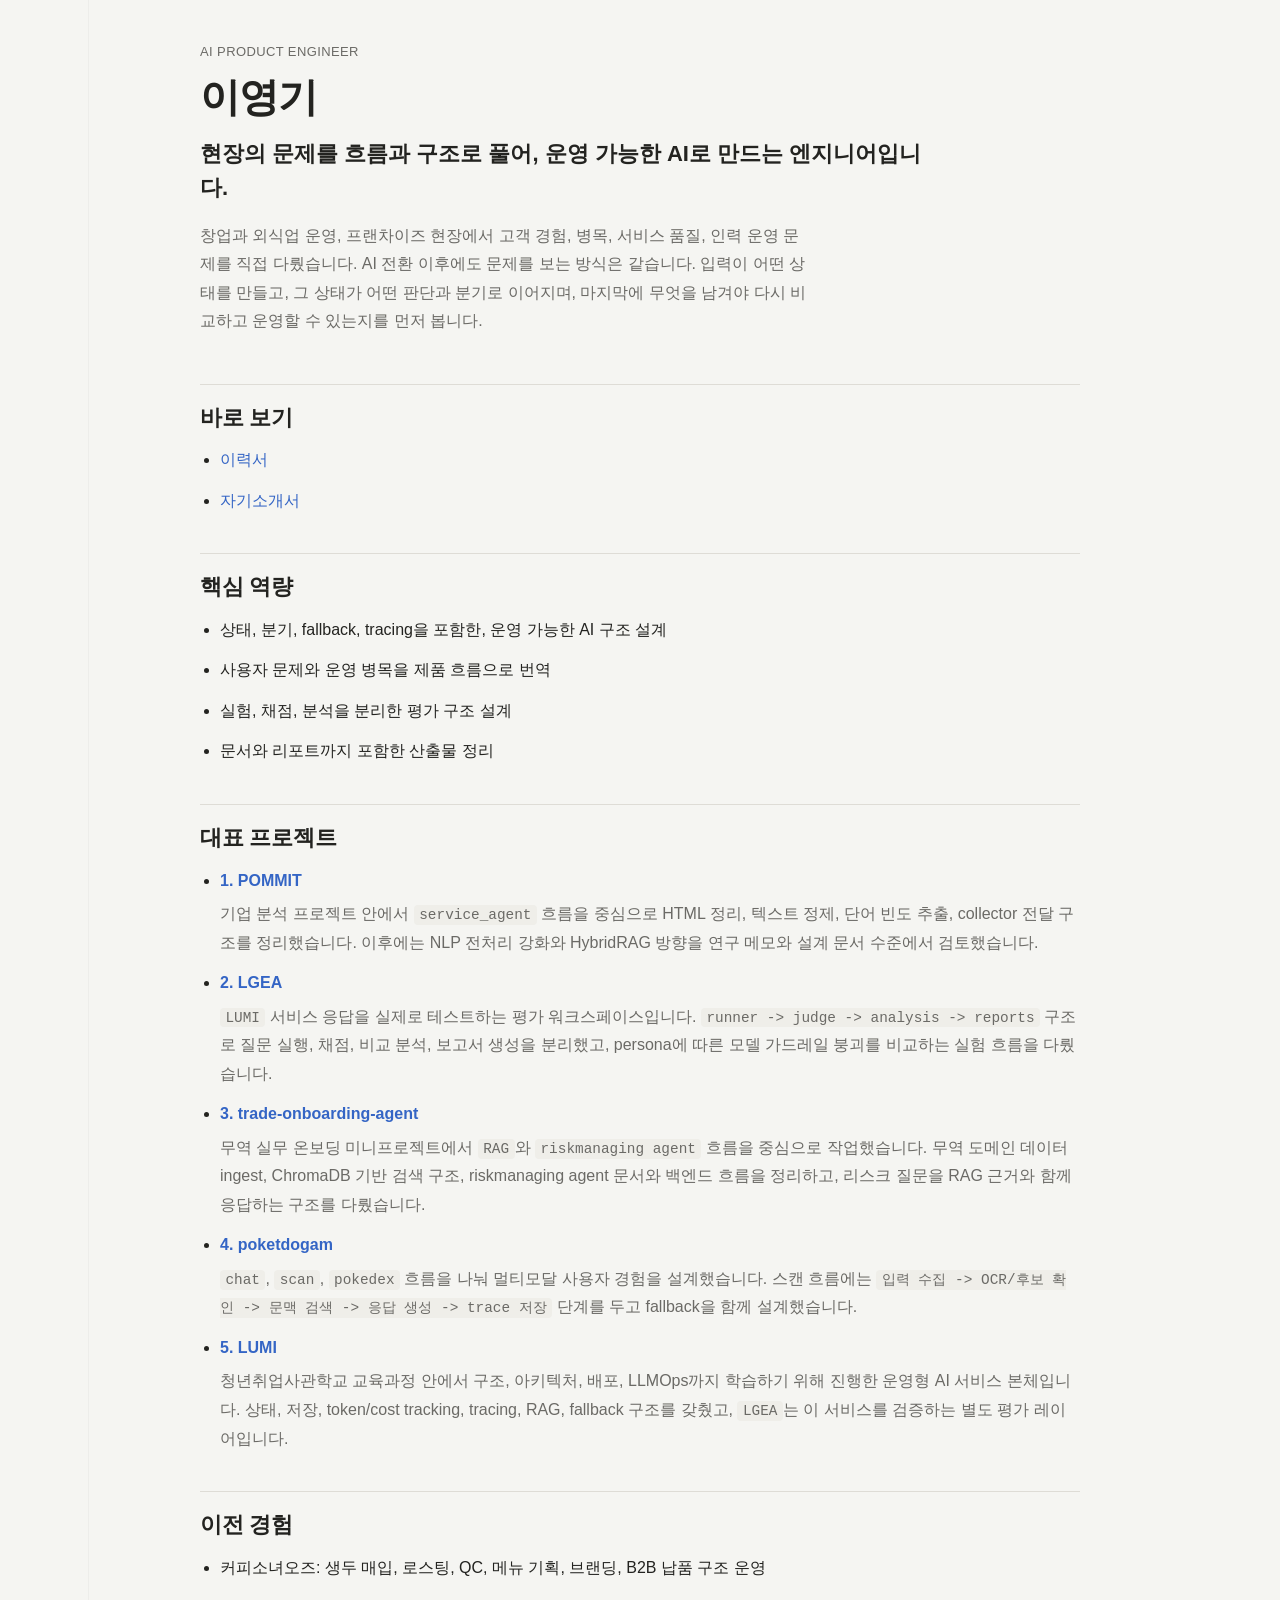
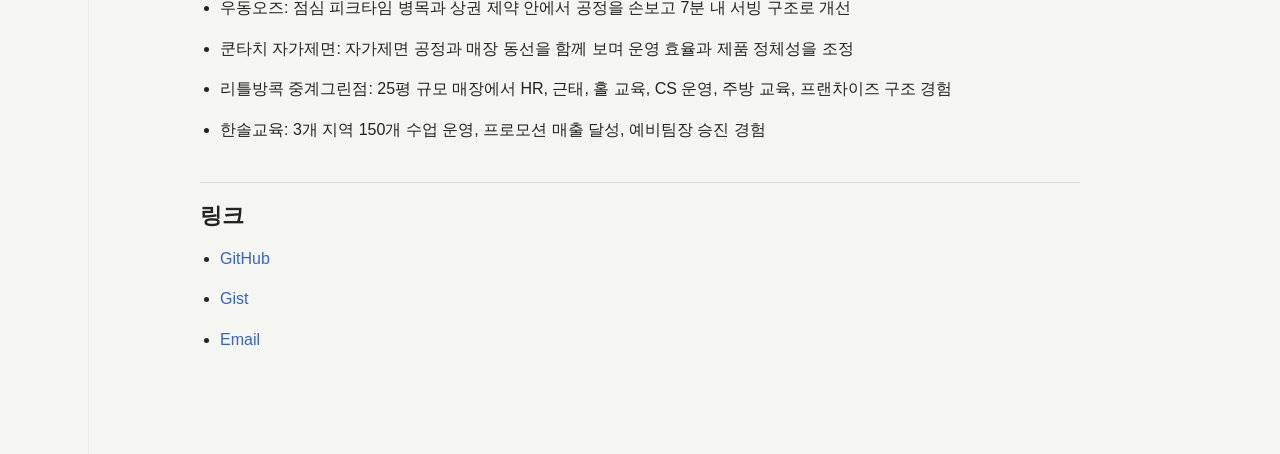
<file: index.html>
﻿<!DOCTYPE html>
<html lang="ko">
  <head>
    <meta charset="UTF-8" />
    <meta name="viewport" content="width=device-width, initial-scale=1.0" />
    <title>이영기 | AI Product Engineer</title>
    <meta name="description" content="현장의 문제를 흐름과 구조로 풀어, 운영 가능한 AI로 만드는 이영기의 공개 포트폴리오입니다." />
    <link rel="stylesheet" href="./styles.css" />
  </head>
  <body>
    <main class="doc">
      <header class="doc-header">
        <p class="eyebrow">AI Product Engineer</p>
        <h1>이영기</h1>
        <p class="lede">현장의 문제를 흐름과 구조로 풀어, 운영 가능한 AI로 만드는 엔지니어입니다.</p>
        <p class="lead-body">창업과 외식업 운영, 프랜차이즈 현장에서 고객 경험, 병목, 서비스 품질, 인력 운영 문제를 직접 다뤘습니다. AI 전환 이후에도 문제를 보는 방식은 같습니다. 입력이 어떤 상태를 만들고, 그 상태가 어떤 판단과 분기로 이어지며, 마지막에 무엇을 남겨야 다시 비교하고 운영할 수 있는지를 먼저 봅니다.</p>
      </header>
      <section class="doc-section">
        <h2>바로 보기</h2>
        <ul class="link-list">
          <li><a href="./resume.html">이력서</a></li>
          <li><a href="./cover-letter.html">자기소개서</a></li>
        </ul>
      </section>
      <section class="doc-section">
        <h2>핵심 역량</h2>
        <ul class="plain-list">
          <li>상태, 분기, fallback, tracing을 포함한, 운영 가능한 AI 구조 설계</li>
          <li>사용자 문제와 운영 병목을 제품 흐름으로 번역</li>
          <li>실험, 채점, 분석을 분리한 평가 구조 설계</li>
          <li>문서와 리포트까지 포함한 산출물 정리</li>
        </ul>
      </section>
      <section class="doc-section">
        <h2>대표 프로젝트</h2>
        <ul class="stack-list">
          <li><a href="./projects/pommit.html"><strong>1. POMMIT</strong></a><p>기업 분석 프로젝트 안에서 <code>service_agent</code> 흐름을 중심으로 HTML 정리, 텍스트 정제, 단어 빈도 추출, collector 전달 구조를 정리했습니다. 이후에는 NLP 전처리 강화와 HybridRAG 방향을 연구 메모와 설계 문서 수준에서 검토했습니다.</p></li>
          <li><a href="./projects/lgea.html"><strong>2. LGEA</strong></a><p><code>LUMI</code> 서비스 응답을 실제로 테스트하는 평가 워크스페이스입니다. <code>runner -&gt; judge -&gt; analysis -&gt; reports</code> 구조로 질문 실행, 채점, 비교 분석, 보고서 생성을 분리했고, persona에 따른 모델 가드레일 붕괴를 비교하는 실험 흐름을 다뤘습니다.</p></li>
          <li><a href="./projects/trade-onboarding-agent.html"><strong>3. trade-onboarding-agent</strong></a><p>무역 실무 온보딩 미니프로젝트에서 <code>RAG</code>와 <code>riskmanaging agent</code> 흐름을 중심으로 작업했습니다. 무역 도메인 데이터 ingest, ChromaDB 기반 검색 구조, riskmanaging agent 문서와 백엔드 흐름을 정리하고, 리스크 질문을 RAG 근거와 함께 응답하는 구조를 다뤘습니다.</p></li>
          <li><a href="./projects/poketdogam.html"><strong>4. poketdogam</strong></a><p><code>chat</code>, <code>scan</code>, <code>pokedex</code> 흐름을 나눠 멀티모달 사용자 경험을 설계했습니다. 스캔 흐름에는 <code>입력 수집 -&gt; OCR/후보 확인 -&gt; 문맥 검색 -&gt; 응답 생성 -&gt; trace 저장</code> 단계를 두고 fallback을 함께 설계했습니다.</p></li>
          <li><a href="./projects/lumi.html"><strong>5. LUMI</strong></a><p>청년취업사관학교 교육과정 안에서 구조, 아키텍처, 배포, LLMOps까지 학습하기 위해 진행한 운영형 AI 서비스 본체입니다. 상태, 저장, token/cost tracking, tracing, RAG, fallback 구조를 갖췄고, <code>LGEA</code>는 이 서비스를 검증하는 별도 평가 레이어입니다.</p></li>
        </ul>
      </section>
      <section class="doc-section">
        <h2>이전 경험</h2>
        <ul class="plain-list">
          <li>커피소녀오즈: 생두 매입, 로스팅, QC, 메뉴 기획, 브랜딩, B2B 납품 구조 운영</li>
          <li>우동오즈: 점심 피크타임 병목과 상권 제약 안에서 공정을 손보고 7분 내 서빙 구조로 개선</li>
          <li>쿤타치 자가제면: 자가제면 공정과 매장 동선을 함께 보며 운영 효율과 제품 정체성을 조정</li>
          <li>리틀방콕 중계그린점: 25평 규모 매장에서 HR, 근태, 홀 교육, CS 운영, 주방 교육, 프랜차이즈 구조 경험</li>
          <li>한솔교육: 3개 지역 150개 수업 운영, 프로모션 매출 달성, 예비팀장 승진 경험</li>
        </ul>
      </section>
      <section class="doc-section">
        <h2>링크</h2>
        <ul class="link-list">
          <li><a href="https://github.com/atozwizard">GitHub</a></li>
          <li><a href="https://gist.github.com/atozwizard">Gist</a></li>
          <li><a href="mailto:at.oz.wizard@gmail.com">Email</a></li>
        </ul>
      </section>
    </main>
  </body>
</html>
</file>
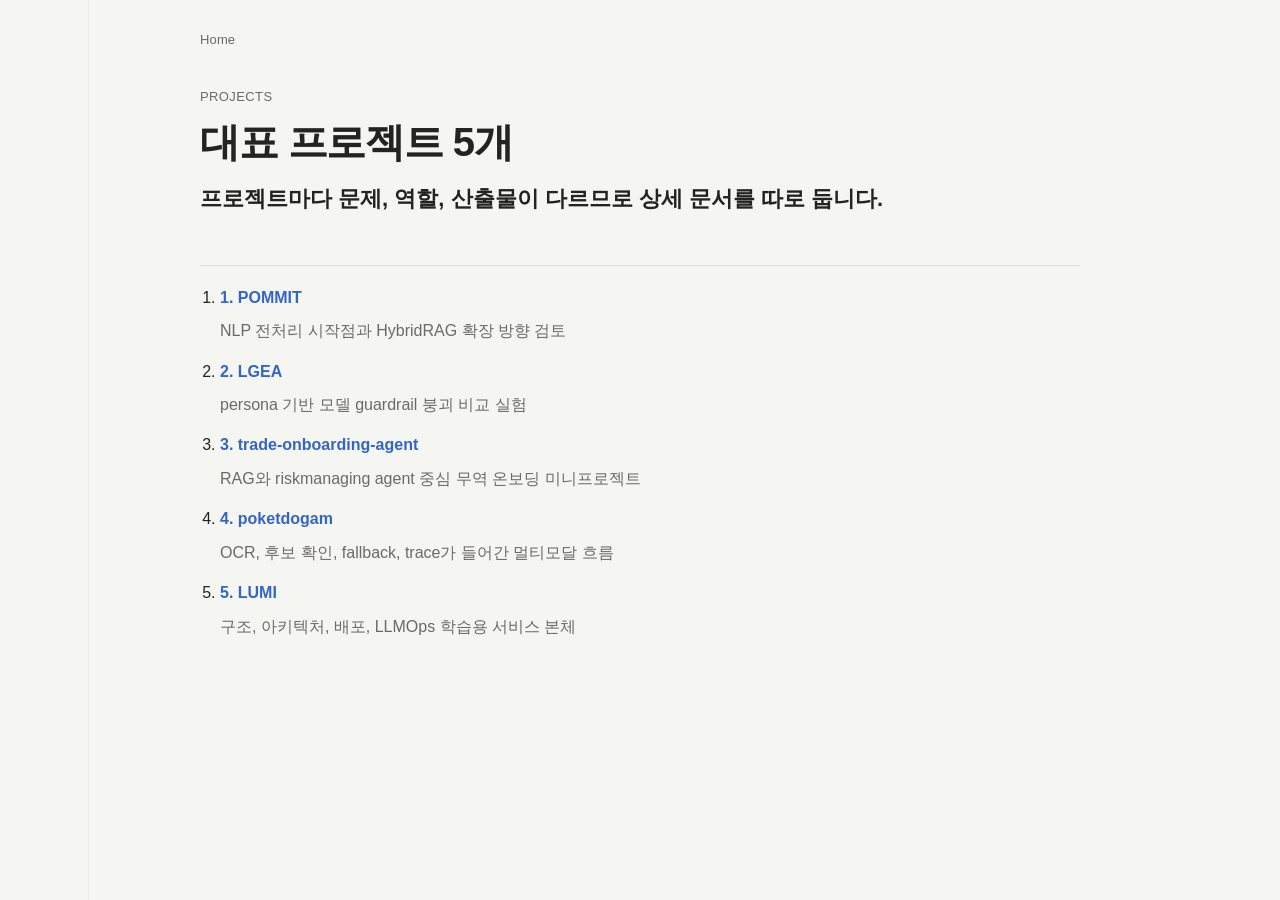
<file: projects/index.html>
﻿<!DOCTYPE html>
<html lang="ko">
  <head>
    <meta charset="UTF-8" />
    <meta name="viewport" content="width=device-width, initial-scale=1.0" />
    <title>Projects | 이영기</title>
    <link rel="stylesheet" href="../styles.css" />
  </head>
  <body>
    <main class="doc">
      <nav class="top-nav"><a href="../index.html">Home</a></nav>
      <header class="doc-header">
        <p class="eyebrow">Projects</p>
        <h1>대표 프로젝트 5개</h1>
        <p class="lede">프로젝트마다 문제, 역할, 산출물이 다르므로 상세 문서를 따로 둡니다.</p>
      </header>
      <section class="doc-section">
        <ol class="stack-list">
          <li><a href="./pommit.html"><strong>1. POMMIT</strong></a><p>NLP 전처리 시작점과 HybridRAG 확장 방향 검토</p></li>
          <li><a href="./lgea.html"><strong>2. LGEA</strong></a><p>persona 기반 모델 guardrail 붕괴 비교 실험</p></li>
          <li><a href="./trade-onboarding-agent.html"><strong>3. trade-onboarding-agent</strong></a><p>RAG와 riskmanaging agent 중심 무역 온보딩 미니프로젝트</p></li>
          <li><a href="./poketdogam.html"><strong>4. poketdogam</strong></a><p>OCR, 후보 확인, fallback, trace가 들어간 멀티모달 흐름</p></li>
          <li><a href="./lumi.html"><strong>5. LUMI</strong></a><p>구조, 아키텍처, 배포, LLMOps 학습용 서비스 본체</p></li>
        </ol>
      </section>
    </main>
  </body>
</html>
</file>
<file: styles.css>
﻿:root {
  --bg: #f5f5f2;
  --paper: #fcfcfa;
  --ink: #232320;
  --muted: #6b6a66;
  --line: #dedcd6;
  --strong-line: #cecbc4;
  --link: #3465c5;
  --code-bg: #efeee9;
}

* { box-sizing: border-box; }
html { scroll-behavior: smooth; }

body {
  margin: 0;
  background:
    linear-gradient(to right, transparent 0, transparent 88px, rgba(0, 0, 0, 0.03) 88px, rgba(0, 0, 0, 0.03) 89px, transparent 89px) var(--bg);
  color: var(--ink);
  font-family: "Pretendard", "Noto Sans KR", "Segoe UI", sans-serif;
  line-height: 1.78;
  -webkit-font-smoothing: antialiased;
  text-rendering: optimizeLegibility;
}

a {
  color: var(--link);
  text-decoration: none;
}

a:hover { text-decoration: underline; }

code {
  font-family: "SFMono-Regular", Consolas, "Liberation Mono", Menlo, monospace;
  background: var(--code-bg);
  padding: 0.12rem 0.34rem;
  border-radius: 4px;
  font-size: 0.9em;
}

.doc {
  width: min(880px, calc(100% - 36px));
  margin: 0 auto;
  padding: 28px 0 88px;
}

.top-nav {
  margin-bottom: 22px;
  color: var(--muted);
  font-size: 13px;
  letter-spacing: 0.01em;
}

.top-nav a { color: var(--muted); }

.doc-header {
  padding: 12px 0 10px;
}

.eyebrow {
  margin: 0 0 12px;
  color: var(--muted);
  font-size: 13px;
  letter-spacing: 0.03em;
  text-transform: uppercase;
}

h1 {
  margin: 0;
  font-size: 40px;
  line-height: 1.1;
  letter-spacing: -0.03em;
  font-weight: 760;
}

.lede {
  margin: 18px 0 0;
  max-width: 34em;
  font-size: 22px;
  font-weight: 630;
  line-height: 1.56;
}

.lead-body {
  margin: 16px 0 0;
  max-width: 38em;
  color: var(--muted);
  font-size: 16px;
}

.doc-section {
  margin-top: 38px;
  padding-top: 18px;
  border-top: 1px solid var(--line);
}

.doc-section h2 {
  margin: 0 0 14px;
  font-size: 22px;
  line-height: 1.35;
  letter-spacing: -0.01em;
}

.doc-section p { margin: 0 0 14px; }

.plain-list,
.link-list,
.stack-list {
  margin: 0;
  padding-left: 20px;
}

.plain-list li,
.link-list li,
.stack-list li {
  margin: 0 0 12px;
}

.stack-list p {
  margin: 5px 0 0;
  color: var(--muted);
}

.markdown-body {
  font-size: 16px;
}

.markdown-body h1,
.markdown-body h2,
.markdown-body h3,
.markdown-body h4 {
  line-height: 1.34;
  letter-spacing: -0.015em;
}

.markdown-body h1 {
  margin: 4px 0 16px;
  font-size: 34px;
  font-weight: 740;
}

.markdown-body h2 {
  margin: 34px 0 14px;
  padding-top: 4px;
  font-size: 22px;
  font-weight: 700;
  border-top: 1px solid var(--line);
}

.markdown-body h3 {
  margin: 24px 0 12px;
  font-size: 18px;
  font-weight: 680;
}

.markdown-body h4 {
  margin: 18px 0 10px;
  font-size: 15px;
  color: var(--muted);
  font-weight: 650;
}

.markdown-body p {
  margin: 0 0 14px;
}

.markdown-body ul,
.markdown-body ol {
  margin: 0 0 16px;
  padding-left: 24px;
}

.markdown-body li {
  margin: 0 0 8px;
}

.markdown-body hr {
  border: 0;
  border-top: 1px solid var(--strong-line);
  margin: 32px 0;
}

.markdown-body blockquote {
  margin: 18px 0;
  padding: 0 0 0 16px;
  border-left: 2px solid var(--strong-line);
  color: var(--muted);
}

.markdown-body pre {
  margin: 16px 0;
  padding: 14px 16px;
  overflow: auto;
  background: var(--paper);
  border: 1px solid var(--line);
  border-radius: 8px;
}

.markdown-body pre code {
  background: transparent;
  padding: 0;
  border-radius: 0;
}

.markdown-body .mermaid {
  margin: 20px 0 22px;
  padding: 14px;
  background: var(--paper);
  border: 1px solid var(--line);
  border-radius: 8px;
  overflow-x: auto;
}

@media (max-width: 820px) {
  body {
    background: var(--bg);
  }

  .doc {
    width: min(100% - 22px, 880px);
    padding: 20px 0 64px;
  }

  h1 { font-size: 34px; }
  .lede { font-size: 19px; }
  .lead-body,
  .markdown-body { font-size: 15px; }
  .markdown-body h1 { font-size: 29px; }
  .markdown-body h2 { font-size: 20px; }
}
</file>
